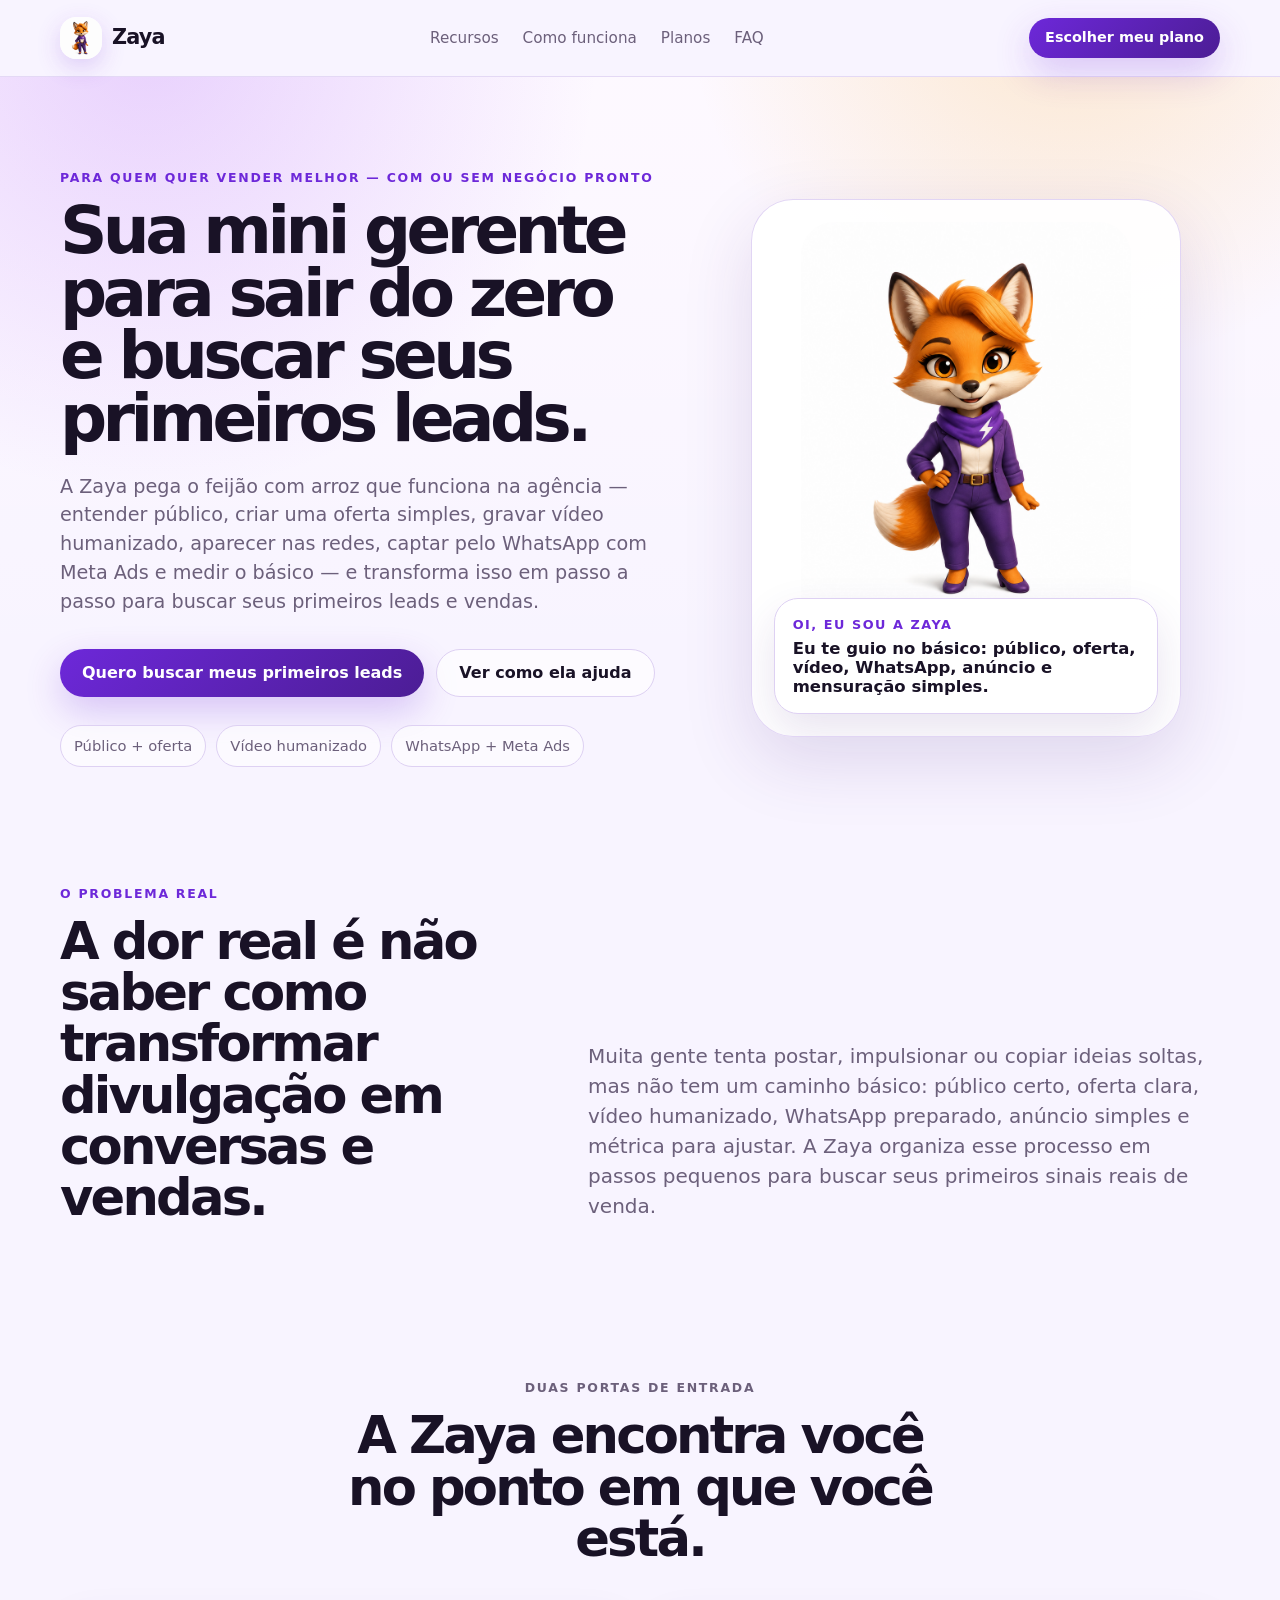
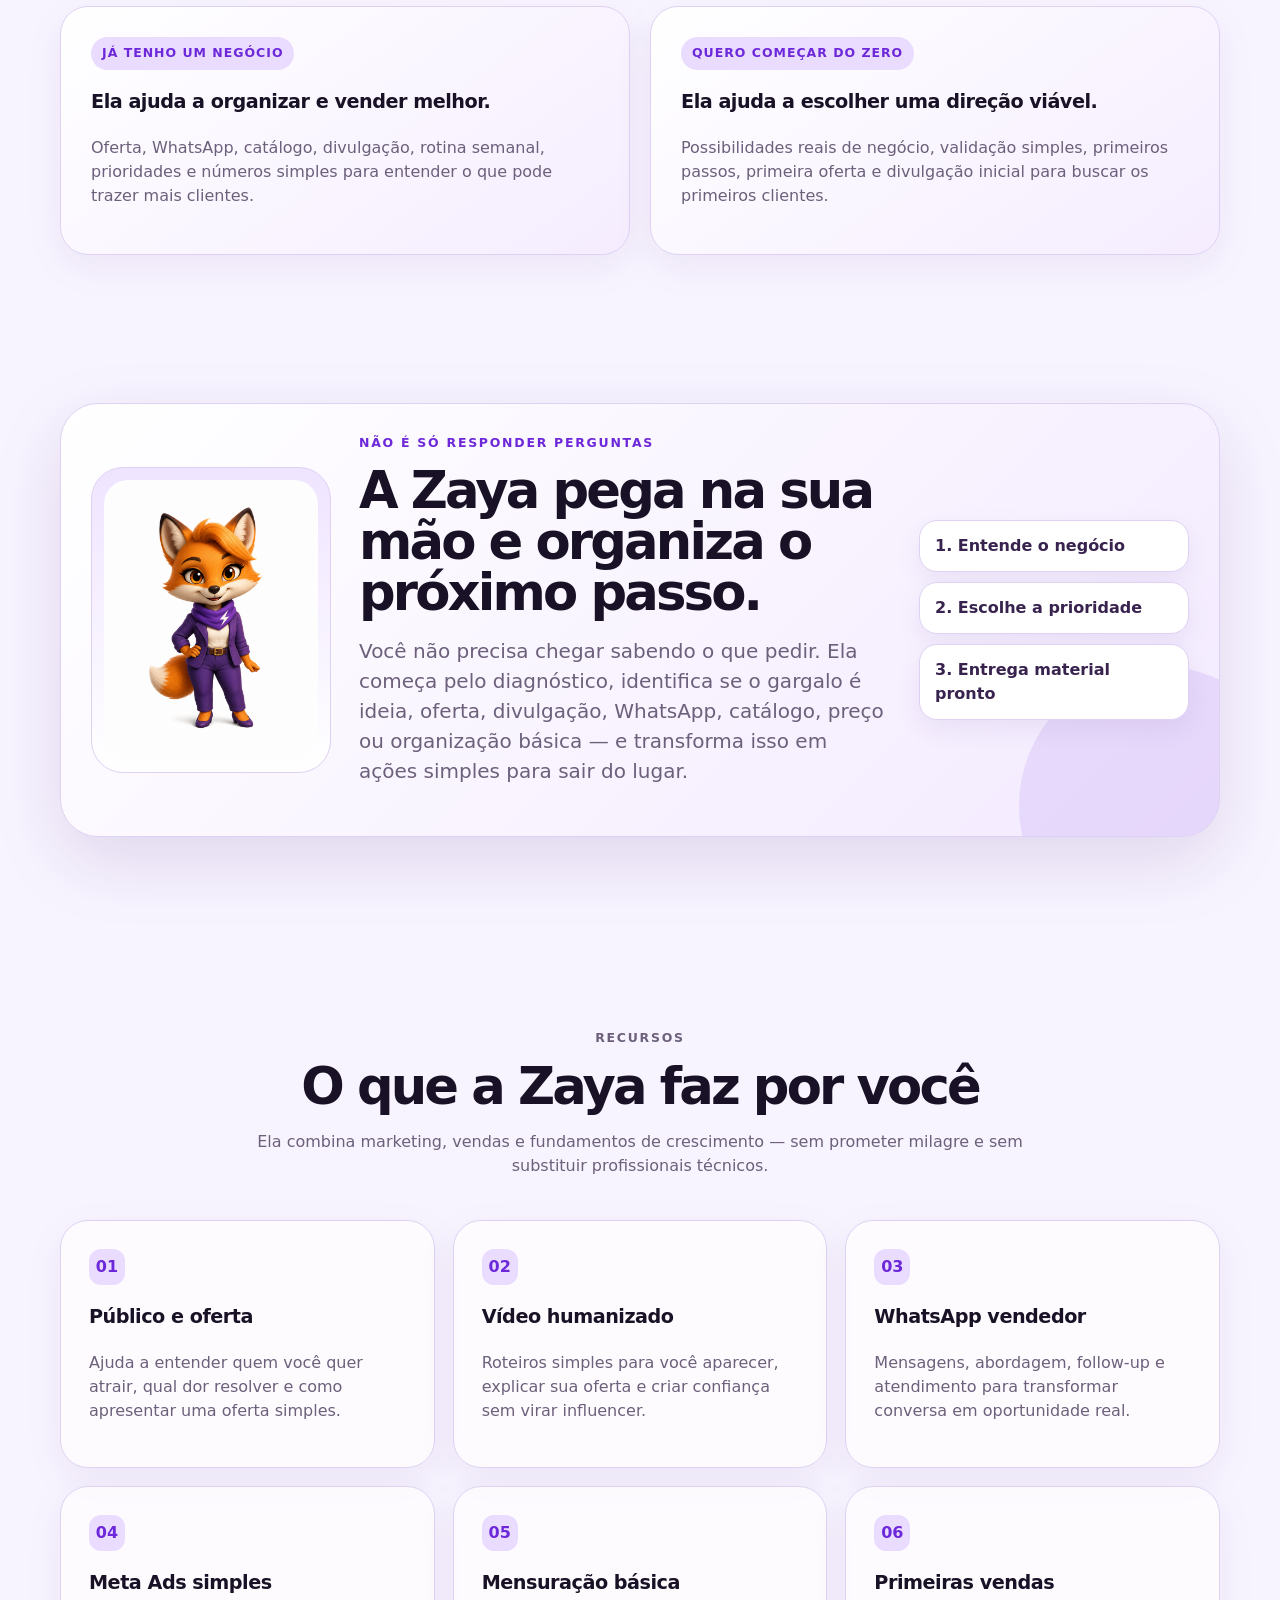
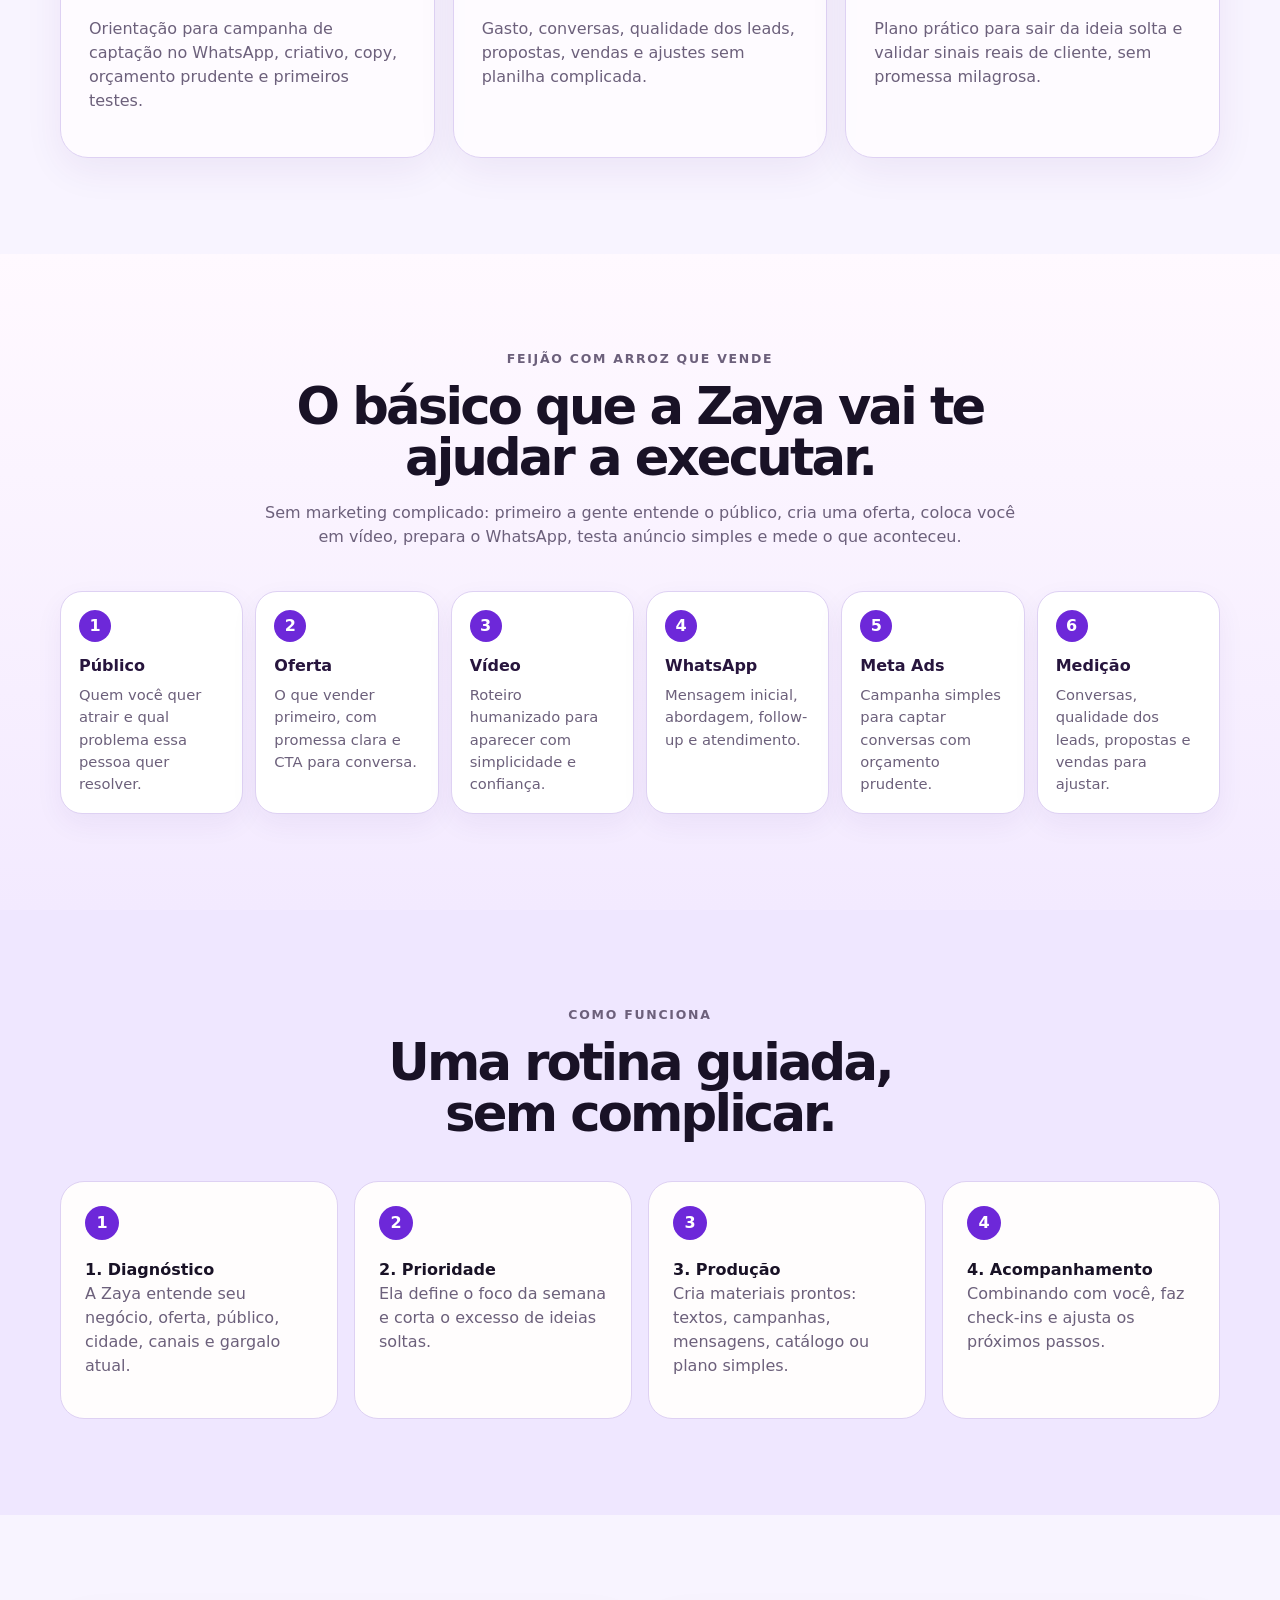
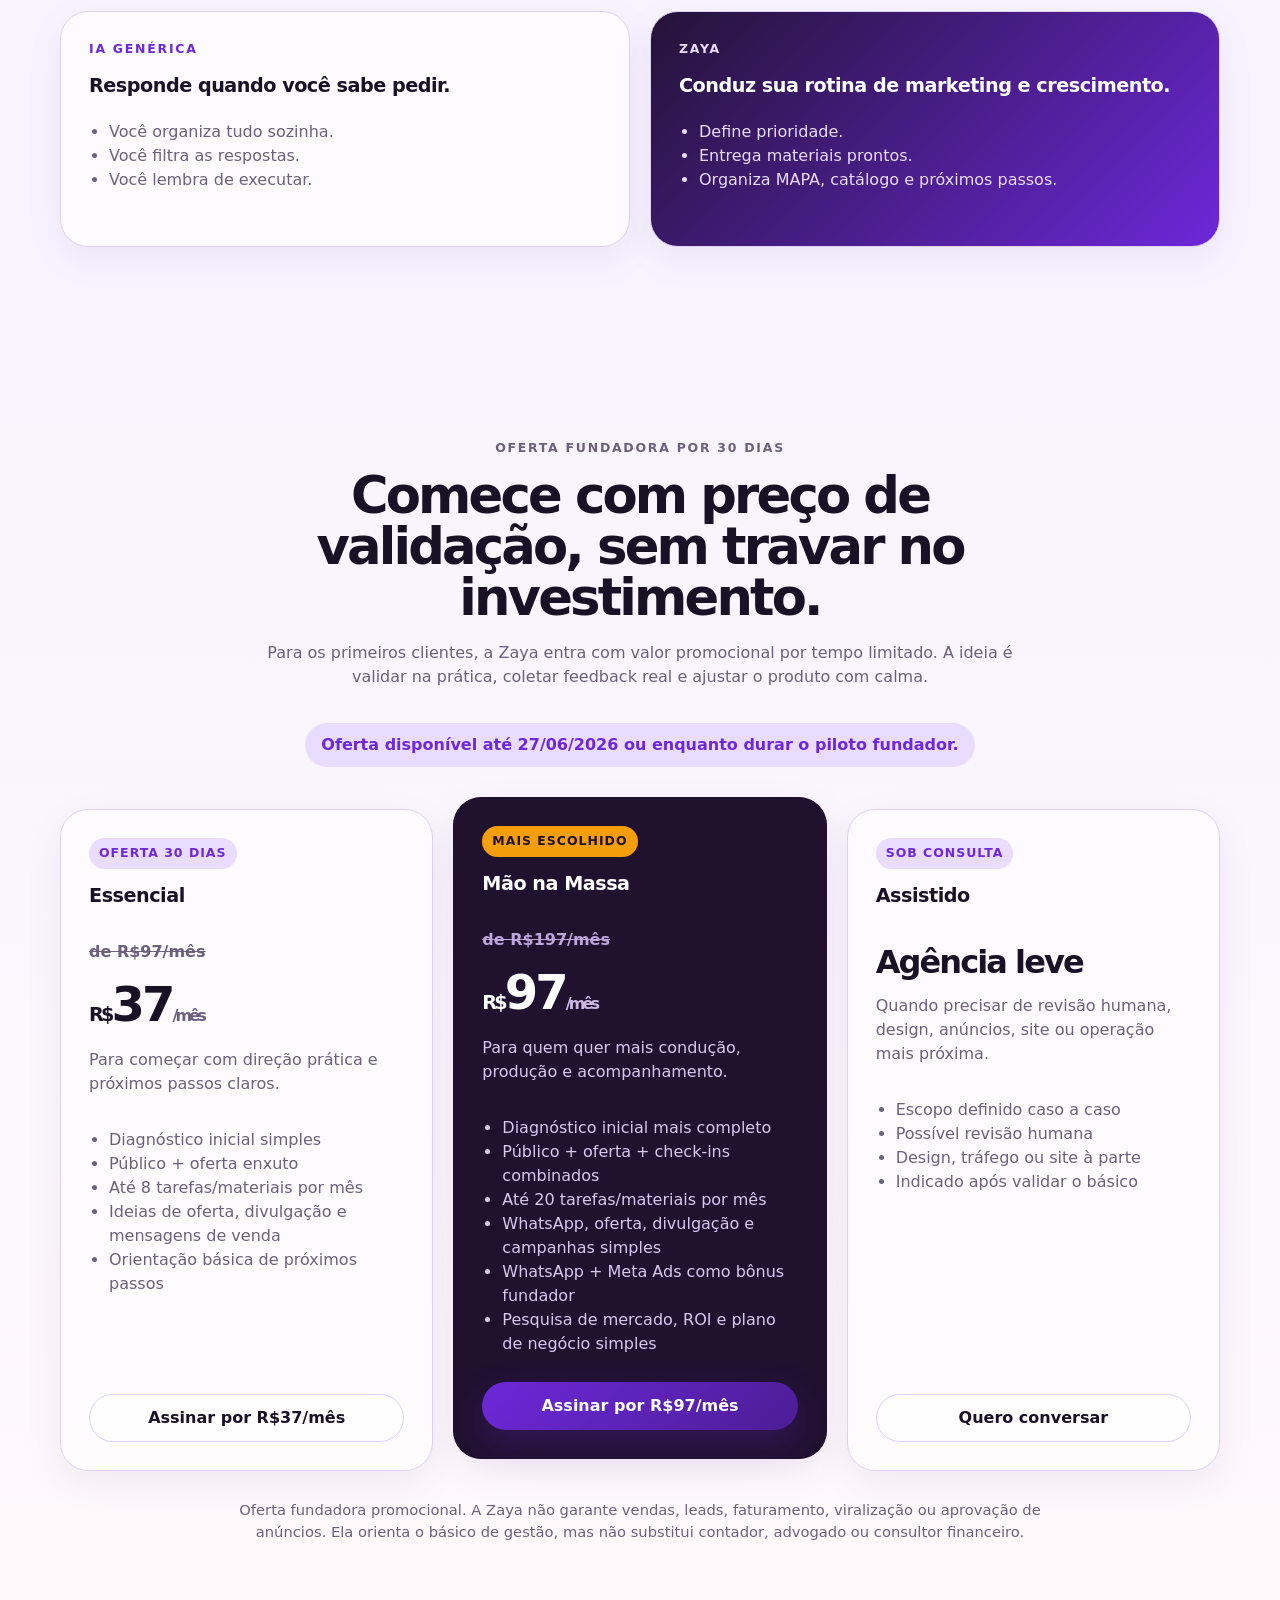
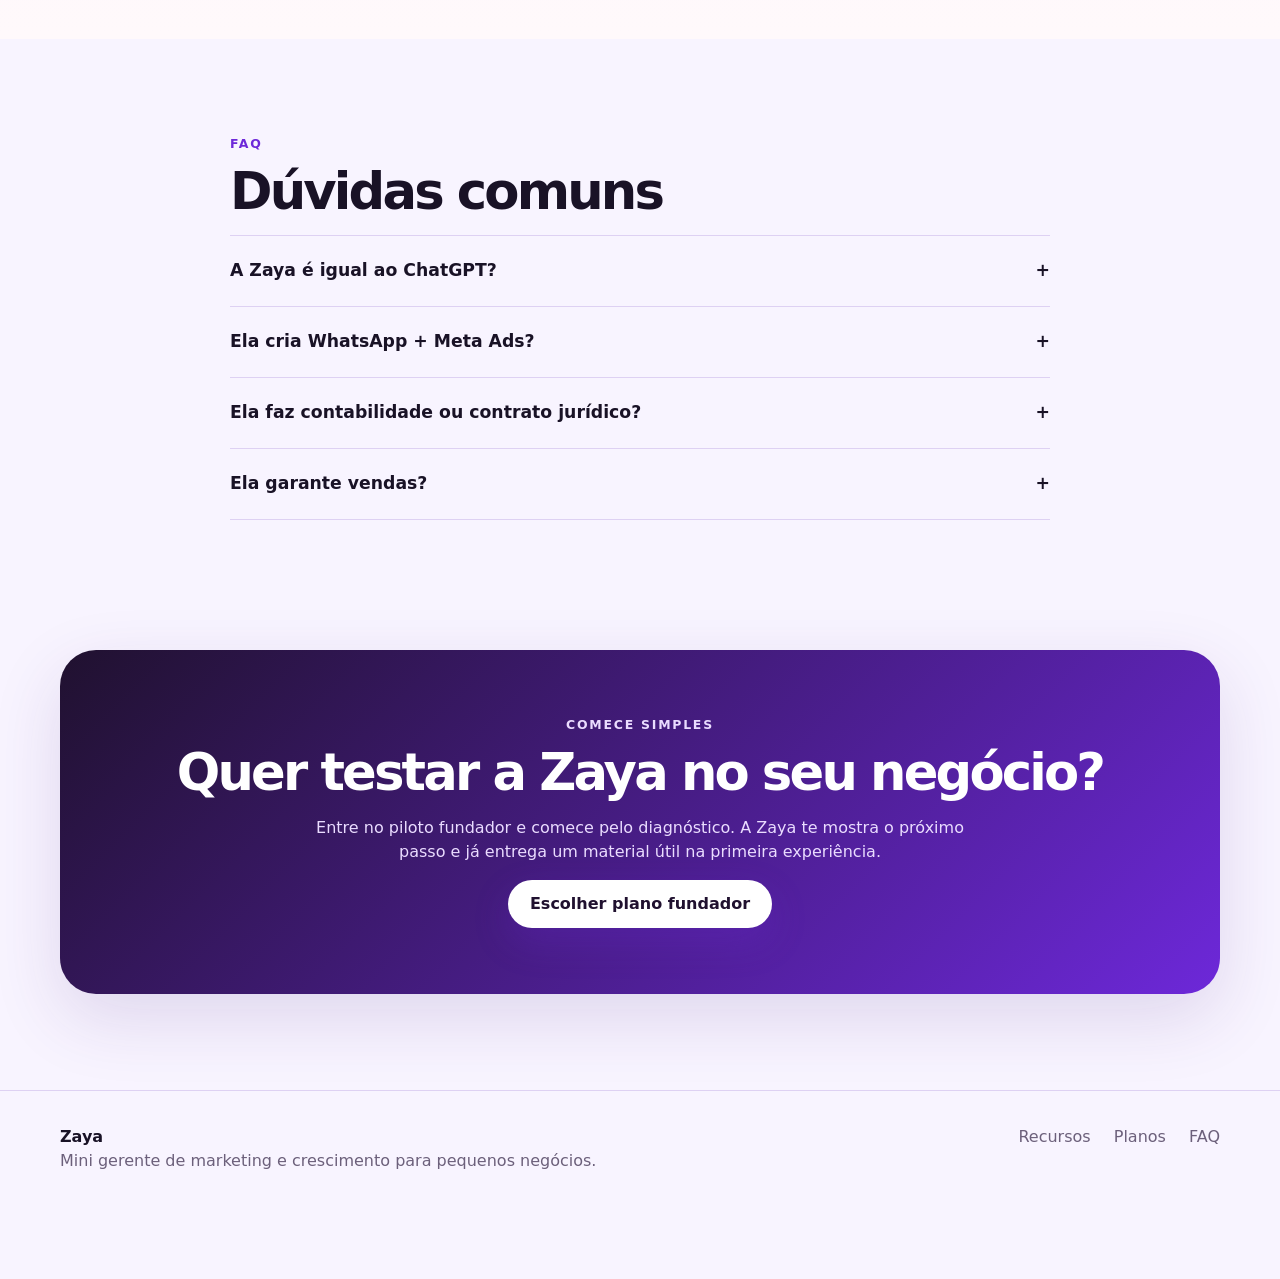
<file: index.html>
<!doctype html>
<html lang="pt-BR">
<head>
  <meta charset="utf-8">
  <meta name="viewport" content="width=device-width, initial-scale=1">
  <title>Zaya | Mini gerente de marketing e crescimento</title>
  <meta name="description" content="Zaya é uma mini gerente de marketing e crescimento no Telegram para pequenos negócios: marketing semanal, materiais prontos, WhatsApp + Meta Ads, pesquisa de mercado, ROI, plano de negócio e próximos passos.">
  <meta name="robots" content="index, follow, max-image-preview:large">
  <link rel="canonical" href="https://zaya.agenciacavalheri.com.br/">
  <link rel="icon" type="image/png" sizes="512x512" href="/favicon.png">
  <link rel="apple-touch-icon" href="/favicon.png">
  <meta name="theme-color" content="#f7f2ff">
  <meta property="og:type" content="website">
  <meta property="og:title" content="Zaya | Mini gerente de marketing e crescimento">
  <meta property="og:description" content="Uma rotina guiada de marketing, vendas e crescimento para pequenos negócios — direto no Telegram.">
  <meta property="og:url" content="https://zaya.agenciacavalheri.com.br/">
  <meta property="og:image" content="https://zaya.agenciacavalheri.com.br/assets/zaya-mascote-principal-v2-pocket.png">
  <link rel="preload" href="styles.css" as="style">
  <link rel="stylesheet" href="styles.css">
  <script type="application/ld+json">
  {
    "@context": "https://schema.org",
    "@type": "Service",
    "name": "Zaya",
    "serviceType": "Mini gerente de marketing e crescimento para pequenos negócios",
    "provider": {"@type": "Organization", "name": "Agência Cavalheri"},
    "areaServed": "Brasil",
    "description": "Rotina guiada de marketing e crescimento no Telegram, com plano semanal, materiais prontos, WhatsApp + Meta Ads, pesquisa de mercado, ROI e plano de negócio simples.",
    "offers": [
      {"@type": "Offer", "name": "Zaya Essencial — Oferta Fundadora", "price": "37", "priceCurrency": "BRL", "category": "Assinatura mensal promocional"},
      {"@type": "Offer", "name": "Zaya Mão na Massa — Oferta Fundadora", "price": "97", "priceCurrency": "BRL", "category": "Assinatura mensal promocional"}
    ]
  }
  </script>
</head>
<body>
  <a class="skip-link" href="#conteudo">Pular para o conteúdo</a>

  <header class="header" data-header>
    <div class="shell nav">
      <a class="brand" href="#hero" aria-label="Zaya">
        <img src="assets/zaya-mascote-principal-v2-pocket.png" alt="Mascote da Zaya" width="42" height="42">
        <span>Zaya</span>
      </a>
      <nav class="desktop-nav" aria-label="Navegação principal">
        <a href="#recursos">Recursos</a>
        <a href="#como-funciona">Como funciona</a>
        <a href="#planos">Planos</a>
        <a href="#faq">FAQ</a>
      </nav>
      <a class="btn btn-small" href="#planos">Escolher meu plano</a>
    </div>
  </header>

  <main id="conteudo">
    <section id="hero" class="hero section">
      <div class="shell hero-grid">
        <div class="hero-copy">
          <p class="eyebrow">Para quem quer vender melhor — com ou sem negócio pronto</p>
          <h1>Sua mini gerente para sair do zero e buscar seus primeiros leads.</h1>
          <p class="lead">A Zaya pega o feijão com arroz que funciona na agência — entender público, criar uma oferta simples, gravar vídeo humanizado, aparecer nas redes, captar pelo WhatsApp com Meta Ads e medir o básico — e transforma isso em passo a passo para buscar seus primeiros leads e vendas.</p>
          <div class="actions">
            <a class="btn" href="#planos">Quero buscar meus primeiros leads</a>
            <a class="btn ghost" href="#recursos">Ver como ela ajuda</a>
          </div>
          <div class="proof-row" aria-label="Diferenciais principais">
            <span>Público + oferta</span>
            <span>Vídeo humanizado</span>
            <span>WhatsApp + Meta Ads</span>
          </div>
        </div>

        <div class="product-card mascot-hero" aria-label="Zaya explicando como funciona">
          <div class="mascot-card">
            <img src="assets/zaya-mascote-principal-v2-pocket.png" alt="Mascote da Zaya, mini gerente de marketing" width="420" height="420">
            <div class="speech-card">
              <span>Oi, eu sou a Zaya</span>
              <strong>Eu te guio no básico: público, oferta, vídeo, WhatsApp, anúncio e mensuração simples.</strong>
            </div>
          </div>
        </div>
      </div>
    </section>

    <section class="section problem">
      <div class="shell split">
        <div>
          <p class="eyebrow">O problema real</p>
          <h2>A dor real é não saber como transformar divulgação em conversas e vendas.</h2>
        </div>
        <p class="section-text">Muita gente tenta postar, impulsionar ou copiar ideias soltas, mas não tem um caminho básico: público certo, oferta clara, vídeo humanizado, WhatsApp preparado, anúncio simples e métrica para ajustar. A Zaya organiza esse processo em passos pequenos para buscar seus primeiros sinais reais de venda.</p>
      </div>
    </section>

    <section class="section doors" aria-label="Portas de entrada da Zaya">
      <div class="shell">
        <div class="section-head narrow">
          <p class="eyebrow">Duas portas de entrada</p>
          <h2>A Zaya encontra você no ponto em que você está.</h2>
        </div>
        <div class="doors-grid">
          <article>
            <span>Já tenho um negócio</span>
            <h3>Ela ajuda a organizar e vender melhor.</h3>
            <p>Oferta, WhatsApp, catálogo, divulgação, rotina semanal, prioridades e números simples para entender o que pode trazer mais clientes.</p>
          </article>
          <article>
            <span>Quero começar do zero</span>
            <h3>Ela ajuda a escolher uma direção viável.</h3>
            <p>Possibilidades reais de negócio, validação simples, primeiros passos, primeira oferta e divulgação inicial para buscar os primeiros clientes.</p>
          </article>
        </div>
      </div>
    </section>

    <section class="section zaya-guide" aria-label="Zaya conduzindo o processo">
      <div class="shell guide-card">
        <div class="guide-mascot">
          <img src="assets/zaya-mascote-principal-v2-pocket.png" alt="Zaya explicando os próximos passos" width="280" height="280">
        </div>
        <div>
          <p class="eyebrow">Não é só responder perguntas</p>
          <h2>A Zaya pega na sua mão e organiza o próximo passo.</h2>
          <p class="section-text">Você não precisa chegar sabendo o que pedir. Ela começa pelo diagnóstico, identifica se o gargalo é ideia, oferta, divulgação, WhatsApp, catálogo, preço ou organização básica — e transforma isso em ações simples para sair do lugar.</p>
        </div>
        <div class="guide-list">
          <span>1. Entende o negócio</span>
          <span>2. Escolhe a prioridade</span>
          <span>3. Entrega material pronto</span>
        </div>
      </div>
    </section>

    <section id="recursos" class="section">
      <div class="shell">
        <div class="section-head">
          <p class="eyebrow">Recursos</p>
          <h2>O que a Zaya faz por você</h2>
          <p>Ela combina marketing, vendas e fundamentos de crescimento — sem prometer milagre e sem substituir profissionais técnicos.</p>
        </div>
        <div class="feature-grid">
          <article><span>01</span><h3>Público e oferta</h3><p>Ajuda a entender quem você quer atrair, qual dor resolver e como apresentar uma oferta simples.</p></article>
          <article><span>02</span><h3>Vídeo humanizado</h3><p>Roteiros simples para você aparecer, explicar sua oferta e criar confiança sem virar influencer.</p></article>
          <article><span>03</span><h3>WhatsApp vendedor</h3><p>Mensagens, abordagem, follow-up e atendimento para transformar conversa em oportunidade real.</p></article>
          <article><span>04</span><h3>Meta Ads simples</h3><p>Orientação para campanha de captação no WhatsApp, criativo, copy, orçamento prudente e primeiros testes.</p></article>
          <article><span>05</span><h3>Mensuração básica</h3><p>Gasto, conversas, qualidade dos leads, propostas, vendas e ajustes sem planilha complicada.</p></article>
          <article><span>06</span><h3>Primeiras vendas</h3><p>Plano prático para sair da ideia solta e validar sinais reais de cliente, sem promessa milagrosa.</p></article>
        </div>
      </div>
    </section>

    <section class="section method" aria-label="Método feijão com arroz da Zaya">
      <div class="shell">
        <div class="section-head">
          <p class="eyebrow">Feijão com arroz que vende</p>
          <h2>O básico que a Zaya vai te ajudar a executar.</h2>
          <p>Sem marketing complicado: primeiro a gente entende o público, cria uma oferta, coloca você em vídeo, prepara o WhatsApp, testa anúncio simples e mede o que aconteceu.</p>
        </div>
        <div class="method-grid">
          <div><strong>1</strong><span>Público</span><p>Quem você quer atrair e qual problema essa pessoa quer resolver.</p></div>
          <div><strong>2</strong><span>Oferta</span><p>O que vender primeiro, com promessa clara e CTA para conversa.</p></div>
          <div><strong>3</strong><span>Vídeo</span><p>Roteiro humanizado para aparecer com simplicidade e confiança.</p></div>
          <div><strong>4</strong><span>WhatsApp</span><p>Mensagem inicial, abordagem, follow-up e atendimento.</p></div>
          <div><strong>5</strong><span>Meta Ads</span><p>Campanha simples para captar conversas com orçamento prudente.</p></div>
          <div><strong>6</strong><span>Medição</span><p>Conversas, qualidade dos leads, propostas e vendas para ajustar.</p></div>
        </div>
      </div>
    </section>

    <section id="como-funciona" class="section soft">
      <div class="shell">
        <div class="section-head narrow">
          <p class="eyebrow">Como funciona</p>
          <h2>Uma rotina guiada, sem complicar.</h2>
        </div>
        <div class="timeline">
          <div><strong>1. Diagnóstico</strong><p>A Zaya entende seu negócio, oferta, público, cidade, canais e gargalo atual.</p></div>
          <div><strong>2. Prioridade</strong><p>Ela define o foco da semana e corta o excesso de ideias soltas.</p></div>
          <div><strong>3. Produção</strong><p>Cria materiais prontos: textos, campanhas, mensagens, catálogo ou plano simples.</p></div>
          <div><strong>4. Acompanhamento</strong><p>Combinando com você, faz check-ins e ajusta os próximos passos.</p></div>
        </div>
      </div>
    </section>

    <section class="section compare-section">
      <div class="shell compare-grid">
        <div class="compare-card muted">
          <p class="eyebrow">IA genérica</p>
          <h3>Responde quando você sabe pedir.</h3>
          <ul>
            <li>Você organiza tudo sozinha.</li>
            <li>Você filtra as respostas.</li>
            <li>Você lembra de executar.</li>
          </ul>
        </div>
        <div class="compare-card accent">
          <p class="eyebrow">Zaya</p>
          <h3>Conduz sua rotina de marketing e crescimento.</h3>
          <ul>
            <li>Define prioridade.</li>
            <li>Entrega materiais prontos.</li>
            <li>Organiza MAPA, catálogo e próximos passos.</li>
          </ul>
        </div>
      </div>
    </section>

    <section id="planos" class="section plans">
      <div class="shell">
        <div class="section-head">
          <p class="eyebrow">Oferta fundadora por 30 dias</p>
          <h2>Comece com preço de validação, sem travar no investimento.</h2>
          <p>Para os primeiros clientes, a Zaya entra com valor promocional por tempo limitado. A ideia é validar na prática, coletar feedback real e ajustar o produto com calma.</p>
          <div class="offer-banner">Oferta disponível até 27/06/2026 ou enquanto durar o piloto fundador.</div>
        </div>
        <div class="pricing-grid">
          <article class="price-card">
            <p class="tag">Oferta 30 dias</p>
            <h3>Essencial</h3>
            <p class="price-old">de R$97/mês</p>
            <p class="price"><span>R$</span>37<small>/mês</small></p>
            <p class="desc">Para começar com direção prática e próximos passos claros.</p>
            <ul>
              <li>Diagnóstico inicial simples</li>
              <li>Público + oferta enxuto</li>
              <li>Até 8 tarefas/materiais por mês</li>
              <li>Ideias de oferta, divulgação e mensagens de venda</li>
              <li>Orientação básica de próximos passos</li>
            </ul>
            <a class="btn ghost full" href="https://www.asaas.com/c/c8gez51l91ijf9rj" data-plan="essencial-oferta-37">Assinar por R$37/mês</a>
          </article>

          <article class="price-card featured">
            <p class="tag">Mais escolhido</p>
            <h3>Mão na Massa</h3>
            <p class="price-old">de R$197/mês</p>
            <p class="price"><span>R$</span>97<small>/mês</small></p>
            <p class="desc">Para quem quer mais condução, produção e acompanhamento.</p>
            <ul>
              <li>Diagnóstico inicial mais completo</li>
              <li>Público + oferta + check-ins combinados</li>
              <li>Até 20 tarefas/materiais por mês</li>
              <li>WhatsApp, oferta, divulgação e campanhas simples</li>
              <li>WhatsApp + Meta Ads como bônus fundador</li>
              <li>Pesquisa de mercado, ROI e plano de negócio simples</li>
            </ul>
            <a class="btn full" href="https://www.asaas.com/c/xcqsgqno8u51ytjz" data-plan="mao-na-massa-oferta-97">Assinar por R$97/mês</a>
          </article>

          <article class="price-card">
            <p class="tag">Sob consulta</p>
            <h3>Assistido</h3>
            <p class="price custom">Agência leve</p>
            <p class="desc">Quando precisar de revisão humana, design, anúncios, site ou operação mais próxima.</p>
            <ul>
              <li>Escopo definido caso a caso</li>
              <li>Possível revisão humana</li>
              <li>Design, tráfego ou site à parte</li>
              <li>Indicado após validar o básico</li>
            </ul>
            <a class="btn ghost full" href="https://t.me/ZayaMarketingBot" data-plan="assistido">Quero conversar</a>
          </article>
        </div>
        <p class="legal-note">Oferta fundadora promocional. A Zaya não garante vendas, leads, faturamento, viralização ou aprovação de anúncios. Ela orienta o básico de gestão, mas não substitui contador, advogado ou consultor financeiro.</p>
      </div>
    </section>

    <section id="faq" class="section faq">
      <div class="shell narrow">
        <p class="eyebrow">FAQ</p>
        <h2>Dúvidas comuns</h2>
        <div class="faq-list">
          <button class="faq-q" aria-expanded="false">A Zaya é igual ao ChatGPT?<span>+</span></button>
          <div class="faq-a"><p>Não. O GPT responde. A Zaya conduz: organiza prioridades, cria materiais prontos, mantém o MAPA do negócio e acompanha próximos passos.</p></div>
          <button class="faq-q" aria-expanded="false">Ela cria WhatsApp + Meta Ads?<span>+</span></button>
          <div class="faq-a"><p>Sim. Ela organiza produtos, serviços, cardápios ou combos com base nas informações reais que você enviar. Não inventa produto, preço, foto ou desconto.</p></div>
          <button class="faq-q" aria-expanded="false">Ela faz contabilidade ou contrato jurídico?<span>+</span></button>
          <div class="faq-a"><p>Não substitui contador ou advogado. Ela explica o básico, monta checklists e ajuda você a saber o que confirmar com um profissional.</p></div>
          <button class="faq-q" aria-expanded="false">Ela garante vendas?<span>+</span></button>
          <div class="faq-a"><p>Não. Ela melhora clareza, organização e execução, mas resultados dependem de mercado, oferta, atendimento, preço e constância.</p></div>
        </div>
      </div>
    </section>

    <section class="section final">
      <div class="shell final-box">
        <p class="eyebrow">Comece simples</p>
        <h2>Quer testar a Zaya no seu negócio?</h2>
        <p>Entre no piloto fundador e comece pelo diagnóstico. A Zaya te mostra o próximo passo e já entrega um material útil na primeira experiência.</p>
        <a class="btn" href="#planos">Escolher plano fundador</a>
      </div>
    </section>
  </main>

  <footer class="footer">
    <div class="shell footer-grid">
      <div>
        <strong>Zaya</strong>
        <p>Mini gerente de marketing e crescimento para pequenos negócios.</p>
      </div>
      <div>
        <a href="#recursos">Recursos</a>
        <a href="#planos">Planos</a>
        <a href="#faq">FAQ</a>
      </div>
    </div>
  </footer>

  <div class="mobile-cta">
    <a class="btn" href="#planos">Escolher meu plano da Zaya</a>
  </div>

  <script src="script.js" defer></script>
</body>
</html>
</file>
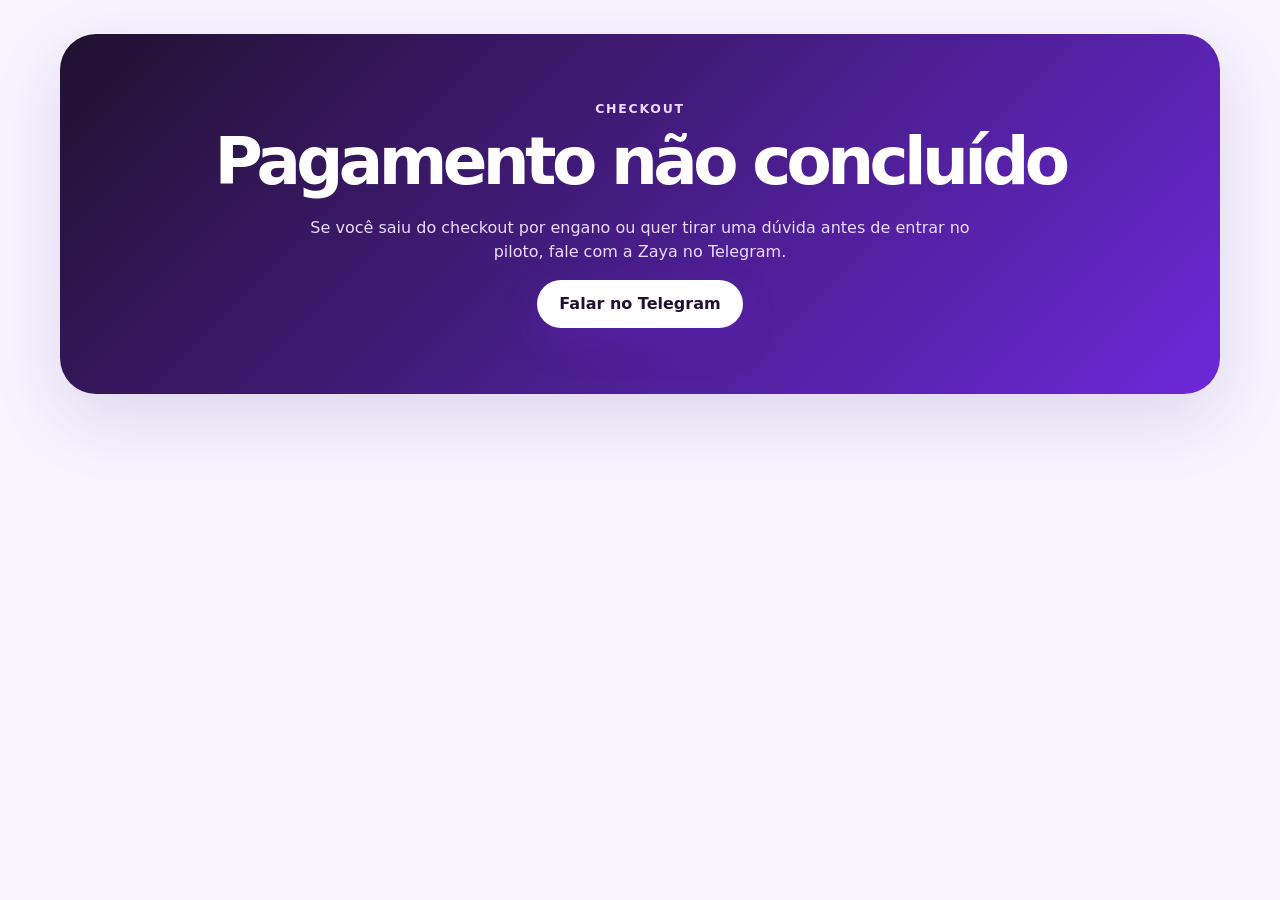
<file: cancelado.html>
<!doctype html><html lang="pt-BR"><head><meta charset="utf-8"><meta name="viewport" content="width=device-width, initial-scale=1"><title>Checkout não concluído | Zaya</title><link rel="stylesheet" href="styles.css"><meta name="robots" content="noindex"></head><body><main class="section final"><div class="shell final-box"><p class="eyebrow">Checkout</p><h1>Pagamento não concluído</h1><p>Se você saiu do checkout por engano ou quer tirar uma dúvida antes de entrar no piloto, fale com a Zaya no Telegram.</p><a class="btn" href="https://t.me/ZayaMarketingBot">Falar no Telegram</a></div></main></body></html>
</file>
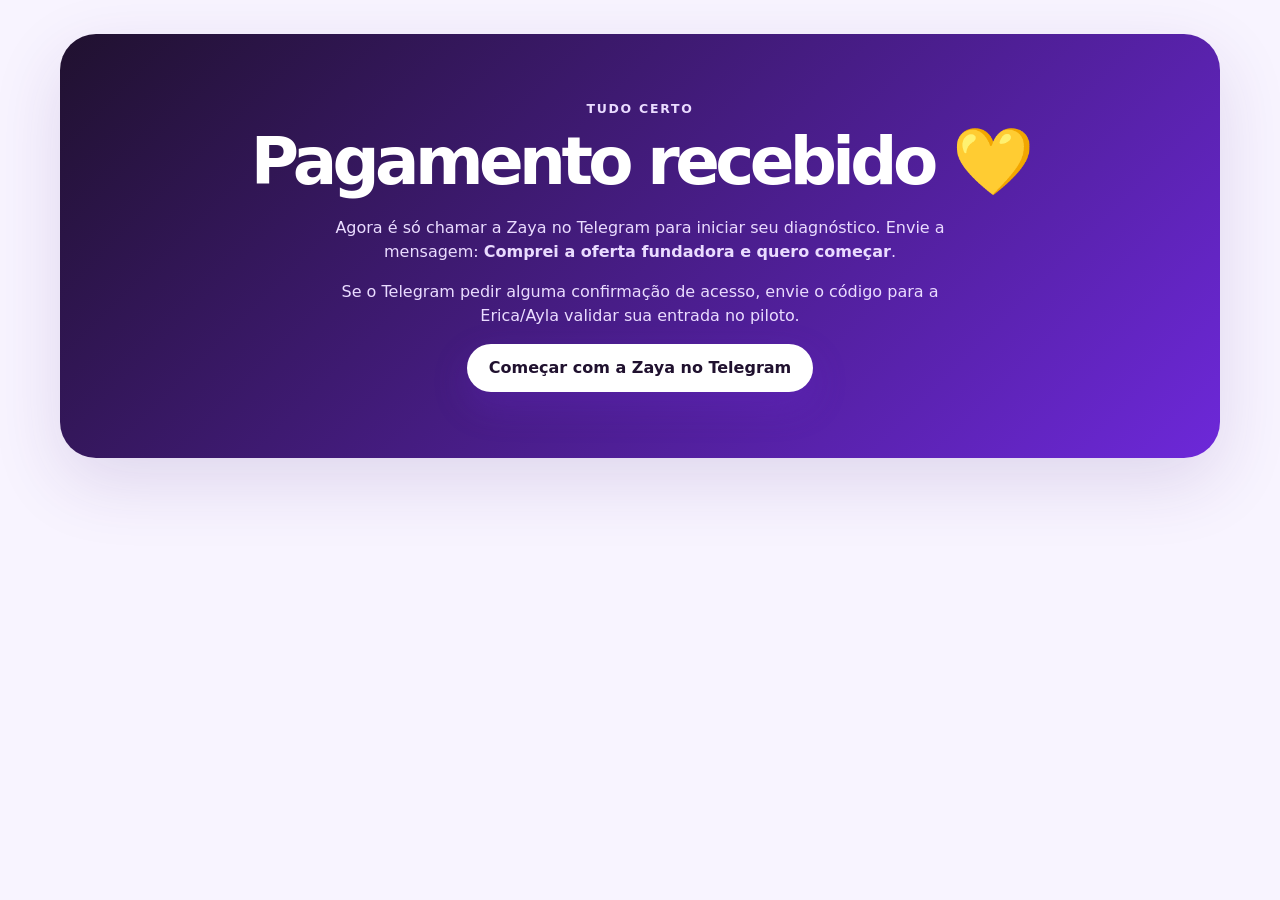
<file: obrigado.html>
<!doctype html><html lang="pt-BR"><head><meta charset="utf-8"><meta name="viewport" content="width=device-width, initial-scale=1"><title>Obrigada | Zaya</title><link rel="icon" type="image/png" sizes="512x512" href="/favicon.png"><link rel="apple-touch-icon" href="/favicon.png"><link rel="stylesheet" href="styles.css"><meta name="robots" content="noindex"></head><body><main class="section final"><div class="shell final-box"><p class="eyebrow">Tudo certo</p><h1>Pagamento recebido 💛</h1><p>Agora é só chamar a Zaya no Telegram para iniciar seu diagnóstico. Envie a mensagem: <strong>Comprei a oferta fundadora e quero começar</strong>.</p><p>Se o Telegram pedir alguma confirmação de acesso, envie o código para a Erica/Ayla validar sua entrada no piloto.</p><a class="btn" href="https://t.me/ZayaMarketingBot?start=oferta_fundadora">Começar com a Zaya no Telegram</a></div></main></body></html>
</file>
<file: styles.css>
:root{
  --bg:#f8f4ff;
  --surface:#fffdfd;
  --surface-2:#efe7ff;
  --ink:#191226;
  --muted:#6c607b;
  --line:#ded1f3;
  --accent:#6d28d9;
  --accent-2:#a855f7;
  --accent-3:#f59e0b;
  --sage:#4f7c66;
  --rose:#d946ef;
  --shadow:0 24px 70px rgba(72,35,130,.14);
  --radius:28px;
  --radius-sm:18px;
  --max:1160px;
}
*{box-sizing:border-box}
html{scroll-behavior:smooth}
body{margin:0;background:var(--bg);color:var(--ink);font-family:Inter,ui-sans-serif,system-ui,-apple-system,BlinkMacSystemFont,"Segoe UI",sans-serif;line-height:1.5;-webkit-font-smoothing:antialiased}
a{color:inherit;text-decoration:none}
img{max-width:100%;display:block}.skip-link{position:absolute;left:-999px;top:10px;background:#fff;padding:10px;z-index:99}.skip-link:focus{left:10px}
.shell{width:min(var(--max),calc(100% - 40px));margin-inline:auto}.section{padding:96px 0}.header{position:sticky;top:0;z-index:30;background:rgba(248,244,255,.86);backdrop-filter:blur(18px);border-bottom:1px solid rgba(222,209,243,.78)}
.nav{height:76px;display:flex;align-items:center;justify-content:space-between;gap:22px}.brand{display:flex;align-items:center;gap:10px;font-weight:850;letter-spacing:-.04em;font-size:1.3rem}.brand img{border-radius:16px;box-shadow:0 8px 24px rgba(109,40,217,.20)}
.desktop-nav{display:flex;gap:24px;color:var(--muted);font-size:.95rem}.desktop-nav a:hover{color:var(--ink)}.btn{display:inline-flex;align-items:center;justify-content:center;min-height:48px;padding:0 22px;border-radius:999px;background:linear-gradient(135deg,var(--accent),#4c1d95);color:#fff;font-weight:780;box-shadow:0 14px 36px rgba(109,40,217,.24);transition:.2s ease}.btn:hover{transform:translateY(-2px);box-shadow:0 18px 46px rgba(109,40,217,.30)}.btn.ghost{background:rgba(255,255,255,.70);color:var(--ink);border:1px solid var(--line);box-shadow:none}.btn-small{min-height:40px;padding-inline:16px;font-size:.9rem}.btn.full{width:100%}
.hero{position:relative;padding:92px 0 76px;overflow:hidden}.hero:before{content:"";position:absolute;inset:-22% -10% auto -10%;height:760px;background:radial-gradient(circle at 18% 18%,rgba(168,85,247,.24),transparent 32%),radial-gradient(circle at 78% 10%,rgba(245,158,11,.20),transparent 28%),linear-gradient(180deg,#fffaff,rgba(248,244,255,0));z-index:-1}.hero:after{display:none}.hero-grid{display:grid;grid-template-columns:1.02fr .86fr;gap:48px;align-items:center}.eyebrow{text-transform:uppercase;letter-spacing:.14em;font-size:.78rem;font-weight:850;color:var(--accent)}h1,h2,h3,p{margin-top:0}h1{font-size:clamp(2.55rem,5.15vw,4.55rem);line-height:.95;letter-spacing:-.07em;margin-bottom:22px}h2{font-size:clamp(2rem,4vw,3.65rem);line-height:1;letter-spacing:-.055em;margin-bottom:18px}h3{font-size:1.2rem;letter-spacing:-.025em}.lead{font-size:1.2rem;color:var(--muted);max-width:690px}.actions{display:flex;gap:12px;flex-wrap:wrap;margin:32px 0 28px}.proof-row{display:flex;gap:10px;flex-wrap:wrap}.proof-row span{border:1px solid var(--line);background:rgba(255,255,255,.62);border-radius:999px;padding:9px 13px;color:var(--muted);font-size:.92rem}
.product-card{position:relative;min-height:540px;display:grid;place-items:center}.mascot-hero{isolation:isolate}.mascot-orbit{display:none}.mascot-card{position:relative;z-index:2;width:min(430px,100%);border:1px solid rgba(222,209,243,.9);background:rgba(255,255,255,.92);border-radius:42px;padding:22px 22px 94px;box-shadow:var(--shadow);overflow:hidden}.mascot-card:before{display:none}.mascot-card img{width:min(330px,86%);margin:0 auto;border-radius:34px;object-fit:cover}.speech-card{position:absolute;z-index:4;left:22px;right:22px;bottom:22px;background:#fff;border:1px solid var(--line);border-radius:24px;padding:16px 18px;box-shadow:0 18px 44px rgba(72,35,130,.12)}.speech-card span{display:block;font-size:.8rem;font-weight:900;text-transform:uppercase;letter-spacing:.12em;color:var(--accent);margin-bottom:4px}.speech-card strong{display:block;line-height:1.18;font-size:1.03rem}.phone-frame{width:min(335px,100%);border-radius:42px;background:#171021;padding:18px;box-shadow:var(--shadow),0 35px 90px rgba(25,18,38,.22);border:1px solid rgba(255,255,255,.28)}.mini-phone{display:none;position:absolute;z-index:1;right:-6%;bottom:-9%;width:230px;border-radius:34px;padding:14px}.phone-top{height:50px;background:#28183d;border-radius:24px 24px 12px 12px;color:#fff;display:flex;align-items:center;gap:8px;padding:0 16px}.phone-top span{width:10px;height:10px;border-radius:99px;background:#9fffcb}.phone-top small{margin-left:auto;color:#d9cdf0}.chat-bubble{padding:14px 16px;border-radius:18px;margin:14px 0;font-size:.95rem}.chat-bubble.bot{background:#fbf7ff;color:#241633;border-bottom-left-radius:6px}.chat-bubble.user{background:var(--accent);color:#fff;margin-left:64px;border-bottom-right-radius:6px}.mini-panel{background:linear-gradient(135deg,#fff,#f0e3ff);padding:16px;border-radius:20px;margin-top:14px}.mini-panel p{color:var(--muted);margin-bottom:2px}.mini-panel strong{font-size:1rem}.floating-pill{display:none}
.split{display:grid;grid-template-columns:.75fr 1fr;gap:54px;align-items:end}.section-text{font-size:1.25rem;color:var(--muted)}.problem{padding-top:42px}.section-head{text-align:center;max-width:780px;margin:0 auto 42px}.section-head p{color:var(--muted)}.section-head.narrow{max-width:620px}
.doors{padding-top:42px}.doors-grid{display:grid;grid-template-columns:1fr 1fr;gap:20px}.doors-grid article{background:linear-gradient(145deg,#fff,#f5edff);border:1px solid var(--line);border-radius:var(--radius);padding:30px;box-shadow:0 12px 38px rgba(72,35,130,.07)}.doors-grid span{display:inline-flex;border-radius:999px;background:#eadcff;color:var(--accent);padding:7px 11px;font-size:.78rem;font-weight:900;text-transform:uppercase;letter-spacing:.08em;margin-bottom:18px}.doors-grid p{color:var(--muted)}
.zaya-guide{padding-top:52px}.guide-card{display:grid;grid-template-columns:240px 1fr 270px;gap:28px;align-items:center;background:linear-gradient(135deg,#fff,#f3eaff);border:1px solid var(--line);border-radius:38px;padding:30px;box-shadow:var(--shadow);position:relative;overflow:hidden}.guide-card:after{content:"";position:absolute;right:-80px;bottom:-110px;width:280px;height:280px;background:rgba(109,40,217,.10);border-radius:999px}.guide-mascot{position:relative;z-index:1;background:linear-gradient(180deg,#efe4ff,#fff);border:1px solid var(--line);border-radius:32px;padding:12px}.guide-mascot img{border-radius:24px;object-fit:cover}.guide-card>div{position:relative;z-index:1}.guide-list{display:grid;gap:10px}.guide-list span{background:#fff;border:1px solid var(--line);border-radius:18px;padding:13px 15px;font-weight:850;color:#38234f;box-shadow:0 10px 26px rgba(72,35,130,.07)}
.feature-grid{display:grid;grid-template-columns:repeat(3,1fr);gap:18px}.feature-grid article,.compare-card,.price-card{background:rgba(255,253,255,.82);border:1px solid var(--line);border-radius:var(--radius);padding:28px;box-shadow:0 12px 38px rgba(72,35,130,.07)}.feature-grid span{display:inline-flex;width:36px;height:36px;border-radius:12px;background:#eadcff;color:var(--accent);align-items:center;justify-content:center;font-weight:900;margin-bottom:18px}.feature-grid p,.timeline p,.compare-card li,.price-card li,.desc,.legal-note,.faq-a,.footer p{color:var(--muted)}
.method{background:linear-gradient(180deg,#fff9ff,#f3eaff)}.method-grid{display:grid;grid-template-columns:repeat(6,1fr);gap:12px}.method-grid div{background:#fff;border:1px solid var(--line);border-radius:22px;padding:18px;box-shadow:0 10px 28px rgba(72,35,130,.06)}.method-grid strong{display:flex;width:32px;height:32px;border-radius:99px;background:var(--accent);color:#fff;align-items:center;justify-content:center;margin-bottom:12px}.method-grid span{display:block;font-weight:900;color:#27153d;margin-bottom:6px}.method-grid p{font-size:.92rem;color:var(--muted);margin:0}
.soft{background:var(--surface-2)}.timeline{display:grid;grid-template-columns:repeat(4,1fr);gap:16px;counter-reset:step}.timeline div{background:var(--surface);border:1px solid var(--line);border-radius:24px;padding:24px;position:relative}.timeline div:before{counter-increment:step;content:counter(step);display:flex;width:34px;height:34px;border-radius:99px;background:var(--accent);color:#fff;align-items:center;justify-content:center;font-weight:850;margin-bottom:18px}.compare-grid{display:grid;grid-template-columns:1fr 1fr;gap:20px}.compare-card ul,.price-card ul{padding-left:20px;margin-bottom:26px}.compare-card.accent{background:linear-gradient(135deg,#241337,#6d28d9);color:#fff}.compare-card.accent .eyebrow,.compare-card.accent li{color:#eadcff}.plans{background:linear-gradient(180deg,#f8f4ff,#fff9fb)}.pricing-grid{display:grid;grid-template-columns:repeat(3,1fr);gap:20px;align-items:stretch}.price-card{display:flex;flex-direction:column}.price-card.featured{background:#20112f;color:#fff;transform:translateY(-12px);border-color:#20112f}.price-card.featured .desc,.price-card.featured li{color:#d9c8ee}.price-card.featured .tag{background:var(--accent-3);color:#20112f}.tag{display:inline-flex;width:max-content;border-radius:999px;background:#eadcff;color:var(--accent);padding:6px 10px;font-size:.78rem;font-weight:900;text-transform:uppercase;letter-spacing:.08em}.offer-banner{display:inline-flex;margin:18px auto 0;padding:10px 16px;border-radius:999px;background:#eadcff;color:var(--accent);font-weight:850}.price-old{margin:10px 0 -4px;color:var(--muted);font-weight:800;text-decoration:line-through}.price-card.featured .price-old{color:#bda7da}.price{font-size:3rem;font-weight:900;letter-spacing:-.06em;margin:8px 0}.price span{font-size:1.2rem}.price small{font-size:1rem;color:var(--muted)}.price.custom{font-size:2rem}.price-card.featured .price small{color:#ccb8e6}.price-card .btn{margin-top:auto}.legal-note{text-align:center;max-width:840px;margin:28px auto 0;font-size:.92rem}.faq .narrow{max-width:820px}.faq-list{border-top:1px solid var(--line)}.faq-q{width:100%;background:transparent;border:0;border-bottom:1px solid var(--line);padding:22px 0;text-align:left;font:inherit;font-weight:850;font-size:1.08rem;color:var(--ink);display:flex;justify-content:space-between;cursor:pointer}.faq-a{display:none;padding:0 0 22px}.faq-q[aria-expanded="true"]+.faq-a{display:block}.final{padding-top:34px}.final-box{text-align:center;background:linear-gradient(135deg,#20112f,#6d28d9);color:#fff;border-radius:36px;padding:66px 28px;box-shadow:var(--shadow)}.final-box p{color:#eadcff;max-width:660px;margin-left:auto;margin-right:auto}.final-box .btn{background:#fff;color:#20112f}.footer{padding:34px 0 90px;border-top:1px solid var(--line)}.footer-grid{display:flex;justify-content:space-between;gap:24px}.footer a{display:inline-block;margin-left:18px;color:var(--muted)}.mobile-cta{display:none}
@media (max-width:1100px){.floating-pill{display:none}.mini-phone{right:-2%;bottom:-10%}}
@media (max-width:920px){.desktop-nav{display:none}.hero{padding-top:74px}.hero-grid,.split,.compare-grid,.pricing-grid,.doors-grid{grid-template-columns:1fr}.method-grid{grid-template-columns:1fr 1fr}.feature-grid{grid-template-columns:1fr 1fr}.timeline{grid-template-columns:1fr 1fr}.product-card{min-height:560px}.guide-card{grid-template-columns:1fr;text-align:left}.guide-mascot{max-width:220px}.price-card.featured{transform:none}.section{padding:68px 0}h1{font-size:3rem}.footer-grid{display:block}.footer a{margin:12px 18px 0 0}.mobile-cta{display:block;position:fixed;left:0;right:0;bottom:0;padding:12px 18px;background:rgba(248,244,255,.92);backdrop-filter:blur(16px);border-top:1px solid var(--line);z-index:40}.mobile-cta .btn{width:100%}}
@media (max-width:620px){.shell{width:min(100% - 28px,var(--max))}.method-grid{grid-template-columns:1fr}.nav{height:66px}.btn-small{display:none}h1{font-size:2.32rem}.lead{font-size:1.05rem}.actions .btn{width:100%}.feature-grid,.timeline{grid-template-columns:1fr}.phone-frame{border-radius:34px}.mini-phone{display:none}.mascot-card{padding-bottom:116px}.section-head{text-align:left}.product-card{margin-top:8px;min-height:auto}.guide-card{border-radius:28px;padding:20px}.final-box{border-radius:28px;padding:42px 20px}.section{padding:56px 0}}
</file>
